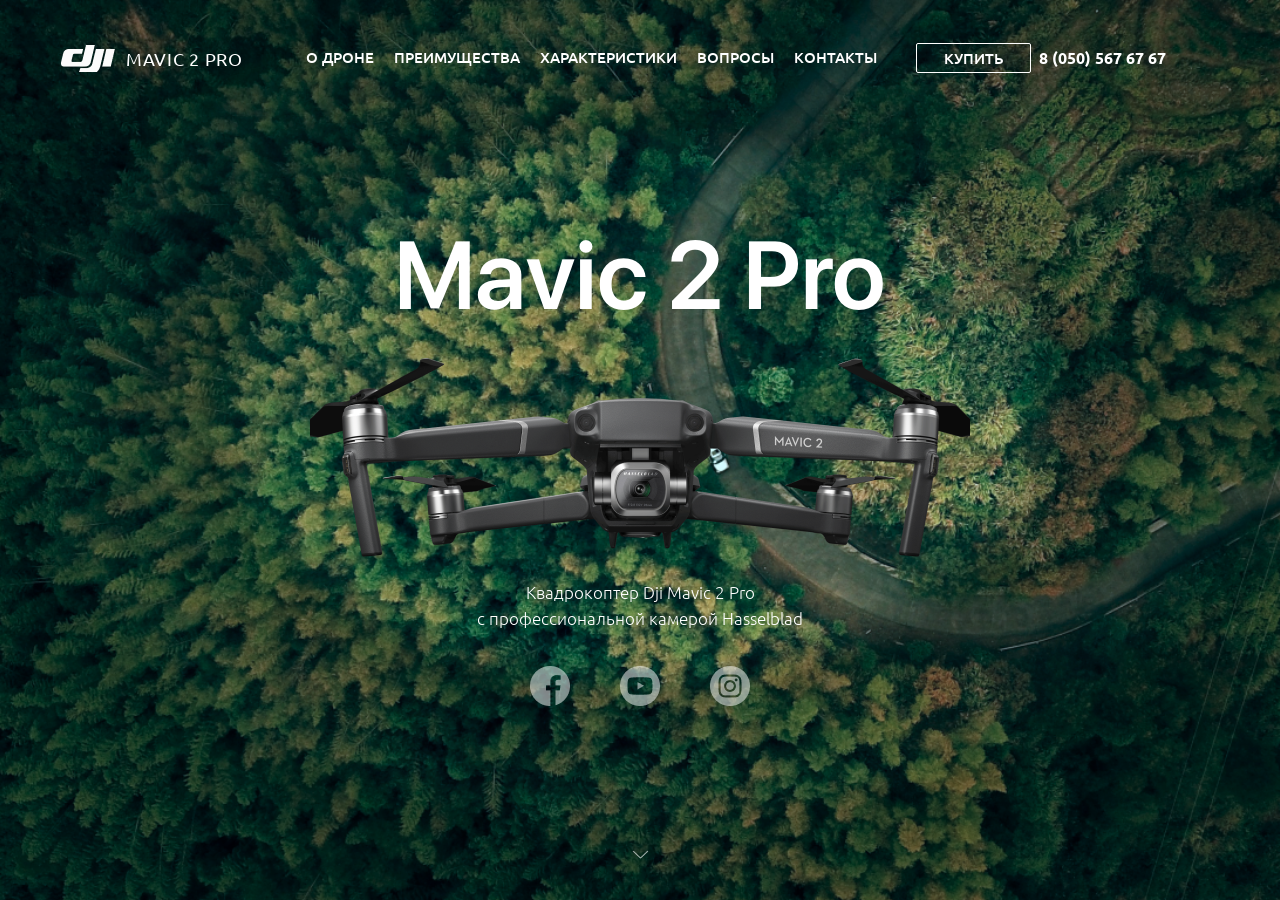
<file: Mavic 2 Pro/index.html>
<!DOCTYPE html>
<html lang="ru">
<head>
  <meta charset="UTF-8">
  <meta http-equiv="X-UA-Compatible" content="IE=edge">
  <meta name="viewport" content="width=device-width, initial-scale=1.0, maximum-scale=1.0, user-scalable=0">
  <link rel="stylesheet" href="css/styleZeroing.css">
  <link rel="stylesheet" href="css/style.css">
  <link rel="stylesheet" href="css/adaptive.css">
  <title>Mavic 2 Pro</title>
</head>
<body>
  <div class="wrap">
    <div class="wrap-nav">
      <nav class="nav">
        <div class="nav__box-logo nav__box--flex">
          <a href="#" class="nav__link-logo"><img class="nav__logo" src="images/logo.png" alt="logo"></a>
          <a href="#" class="nav__link-title nav__link"><h4 class="nav__title">MAVIC 2 PRO</h4></a>
        </div>
        <div class="nav__box-links nav__box--flex">
          <a href="#" class="nav__link-style nav__link">О ДРОНЕ</a>
          <a href="#" class="nav__link-style nav__link">ПРЕИМУЩЕСТВА</a>
          <a href="#" class="nav__link-style nav__link">ХАРАКТЕРИСТИКИ</a>
          <a href="#" class="nav__link-style nav__link">ВОПРОСЫ</a>
          <a href="#" class="nav__link-style nav__link">КОНТАКТЫ</a>
        </div>
        <div class="nav__box-buy nav__box--flex">
          <button class="nav__btn-buy">КУПИТЬ</button>
          <a href="#" class="nav__link-tel">
            8 (050) 567 67 67
          </a>
        </div>
        <div class="nav__block"></div>
        <div class="burger nav__burger">
          <div class="burger__inner">
            <div class="burger__btn">
              <div class="burger__btn-line-1"></div>
              <div class="burger__btn-line-2"></div>
              <div class="burger__btn-line-3"></div>
            </div>
            <div class="burger__box">
              <div class="burger__box-links">
                <a href="#" class="burger__link">ГЛАВНАЯ</a>
                <a href="#" class="burger__link">О ДРОНЕ</a>
                <a href="#" class="burger__link">ПРЕИМУЩЕСТВА</a>
                <a href="#" class="burger__link">ХАРАКТЕРИСТИКИ</a>
                <a href="#" class="burger__link">ВОПРОСЫ</a>
                <a href="#" class="burger__link">КОНТАКТЫ</a>
              </div>
              <a href="#" class="burger__tel">8 (050) 567 67 67</a>
            </div>
          </div>
        </div>
      </nav>
    </div>
    <div class="slider-main">
      <div class="slider-main__wrapper">
        <div class="slider-main__slide">
          <header class="header">
            <div class="header__container">
              <h1 class="header__title">Mavic 2 Pro</h1>
              <img class="header__img-dron" src="images/headerImgDron.png" alt="Dron">
              <p class="header__text">
                Квадрокоптер Dji Mavic 2 Pro <br>
                с профессиональной камерой Hasselblad
              </p>
              <div class="header__box-connection">
                <div class="facebook header__connection">
                  <img src="images/facebook2.png" alt="facebook logo">
                </div>
                <div class="youtube header__connection">
                  <img src="images/youtube.png" alt="youtube logo">
                </div>
                <div class="instagram header__connection">
                  <img src="images/instagram.png" alt="instagram logo">
                </div>
              </div>
              <div class="slider-main-next-btn slider-main-next-btn--position--absolute header__slider-main-next-btn">
                <img src="images/slider-main__next-btn.png" alt="Button next" class="slider-main-next-btn__img">
              </div>
            </div>
          </header>
        </div>
        <div class="slider-main__slide">
          <section class="container">
            <div class="container__container">
              <h2 class="container-title">
                Что такое Mavic 2 Pro?
              </h2>
              <p class="container__text-about-drone">
                Дрон Mavic 2 Pro - это инженерное чудо, идеальное для аэросъемки. Дрон обладает всеми лучшими технологиями DJI, он преобразит мир аэросъемки.
              </p>
              <p class="container__text-about-drone">
                Mavic 2 Pro оснащен совершенно новой камерой Hasselblad L1D-20c. Камера L1D-20c работает по уникальной технологии Hasselblad Natural Colour Solution (HNCS)5, позволяющей пользователям делать великолепные снимки с воздуха с разрешением в 20 мегапикселей и потрясающими цветами.
              </p>
              <div class="container__slider">
                <div class="container__slider-wrapper">
                  <div class="container__slider-slide">
                    <p class="container__slider-text">
                      Лучшая беспилотная
                      технология аэросъемки
                    </p>
                    <img class="container__slider-img" src="images/containe__slide__img1.png" alt="dron">
                  </div>
                  <div class="container__slider-slide">
                    <p class="container__slider-text">
                      Лучшая беспилотная
                      технология аэросъемки
                    </p>
                    <img class="container__slider-img" src="images/containe__slide__img1.png" alt="dron">
                  </div>
                </div>
                <div class="container__box-slider-btn">
                  <div class="container__slider-btn-next">
                    <img class="container__slider-btn-next-img" src="images/container__slider-btn-next.png" alt="img next">
                  </div>
                  <div class="container__slider-btn-prev">
                    <img class="container__slider-btn-prev-img" src="images/container__slider-btn-prev.png" alt="img prev">
                  </div>
                </div>
              </div>
              <div class="slider-main-next-btn slider-main-next-btn--position--absolute">
                <img src="images/slider-main__next-btn.png" alt="Button next" class="slider-main-next-btn__img">
              </div>
            </div>
            
          </section>
        </div>
        <div class="slider-main__slide">
          <section class="container">
            <div class="container__container">
              <h2 class="container-title">
                Преимущества
              </h2>
              <div class="container__box-advantages">
                <div class="box-advantage container__box-advantage-1">
                  <div class="box-advantage__number container__box-advantage-1-namber">
                    1
                  </div>
                  <img src="images/box-advantage__box-advantage-img1.png" alt="drone detail" class="box-advantage__img">
                  <div class="box-advantage__box-text">
                    <h3 class="box-advantage__title">Интеллектуальные режимы</h3>
                    <p class="box-advantage__text">
                      Mavic 2 унаследовал 6 стандартных режимов интеллектуальной съемки QuickShot:Roket<wbr>/Dronie<wbr>/Circle<wbr>/Helix<wbr>/Boome<wbr>rang/Asteroid.
                    </p>
                  </div>
                </div>
                <div class="box-advantage container__box-advantage-2">
                  <div class="box-advantage__number container__box-advantage-2-namber">
                    2
                  </div>
                  <img src="images/box-advantage__box-advantage-img2.png" alt="drone detail" class="box-advantage__img">
                  <div class="box-advantage__box-text">
                    <h3 class="box-advantage__title">Active Track 2.0</h3>
                    <p class="box-advantage__text">
                      Усовершенствованный режим второго поколения распознаёт и отслеживает объекты ещё точнее, быстрее и умнее.
                    </p>
                  </div>
                </div>
                <div class="box-advantage container__box-advantage-3">
                  <div class="box-advantage__number container__box-advantage-3-namber">
                    3
                  </div>
                  <img src="images/box-advantage__box-advantage-img3.png" alt="drone detail" class="box-advantage__img">
                  <div class="box-advantage__box-text">
                    <h3 class="box-advantage__title">Панорамная съемка</h3>
                    <p class="box-advantage__text box-advantage__text--width--245px">
                      Mavic 2 поддерживает 4 режима 
                      панорамной съёмки: сферическая,
                      180 градусов,<br>
                      горизонтальная, вертикальная.
                    </p>
                  </div>
                </div>
                <div class="box-advantage container__box-advantage-4">
                  <div class="box-advantage__number container__box-advantage-4-namber">
                    4
                  </div>
                  <img src="images/box-advantage__box-advantage-img4.png" alt="drone detail" class="box-advantage__img">
                  <div class="box-advantage__box-text">
                    <h3 class="box-advantage__title">Крутая камера!</h3>
                    <p class="box-advantage__text">
                      Технология Hyperlapse в четырёх режимах исполнения.
                      <span class="container__box-advantage-4-text-span">
                        Улучшенный фото режим HDR
                        Функция HyperLight для съёмки в условиях слабого освещения
                        4К съёмка.
                      </span>
                    </p>
                  </div>
                </div>
                <img src="images/line1.png" alt="line" class="container__img-line1">
                <img src="images/line2.png" alt="line" class="container__img-line2">
                <img src="images/line3.png" alt="line" class="container__img-line3">
              </div>
              <div class="slider-main-next-btn slider-main-next-btn--position--absolute">
                <img src="images/slider-main__next-btn.png" alt="Button next" class="slider-main-next-btn__img">
              </div>
            </div>
          </section>
        </div>
        <div class="slider-main__slide">
          <section class="container">
            <div class="container__container">
              <h2 class="container-title">
                Характеристики
              </h2>
              <div class="container__box-characteristics">
                <img src="images/container__box-characteristics-img-dron.png" alt="" class="container__box-characteristics-img-dron">
                <div class="box-characteristic-text box-characteristic-text--position--absolute container__box-characteristic-text-1">
                  <h3 class="box-characteristic-text__title">Dlog-M 10 бит</h3>
                  <p class="box-characteristic-text__text">
                    Mavic 2 Pro поддерживает цветовой профиль Dlog-M 10 бит с более широким динамическим диапазоном, дающим больше возможностей для цветокоррекции.
                  </p>
                </div>
                <div class="box-characteristic-text box-characteristic-text--position--absolute container__box-characteristic-text-2">
                  <h3 class="box-characteristic-text__title">Матрица CMOS 1</h3>
                  <p class="box-characteristic-text__text">
                    Зона активной работы новой 1-дюймовой матрицы CMOS в четыре раза превышает показатели Mavic Pro
                  </p>
                </div>
                <div class="box-characteristic-text box-characteristic-text--position--absolute container__box-characteristic-text-3">
                  <h3 class="box-characteristic-text__title">Камера Hasselblad</h3>
                  <p class="box-characteristic-text__text">
                    Камера Hasselblad L1D-20С 
                    известны эргономичным дизайном 
                    и превосходным качеством изображений. 
                  </p>
                </div>
                <div class="box-characteristic-text box-characteristic-text--position--absolute container__box-characteristic-text-4">
                  <h3 class="box-characteristic-text__title">Видео HDR</h3>
                  <p class="box-characteristic-text__text">
                    Благодаря поддержке видео 4K HDR 10 бит, Mavic 2 Pro можно подсоединить к совместимому с HLG 4K ТВ и просматривать запись в полном цветовом спектре
                  </p>
                </div>
                <img class="container__box-characteristics-line-1" src="images/container__box-characteristics-line-1.png" alt="">
                <img class="container__box-characteristics-line-2" src="images/container__box-characteristics-line-2.png" alt="">
                <img class="container__box-characteristics-line-3" src="images/container__box-characteristics-line-3.png" alt="">
                <img class="container__box-characteristics-line-4" src="images/container__box-characteristics-line-4.png" alt="">
              </div>
              <div class="slider-main-next-btn slider-main-next-btn--position--absolute">
                <img src="images/slider-main__next-btn.png" alt="Button next" class="slider-main-next-btn__img">
              </div>
            </div>
          </section>
        </div>
        <div class="slider-main__slide">
          <section class="container">
            <div class="container__container">
              <h2 class="container-title">
                Остались вопросы?
              </h2>
              <div class="container__container-questions">
                <div class="container__box-questions">
                  <div class="container__box-question">
                    <div class="container__box-question-text">
                      <h3 class="container__questin-text">
                        Какие отличия между Mavic 2 Pro и Mavic 2 Zoom?
                      </h3>
                      <p class="container__answer-text">
                        Несмотря на то, что обе версии способны снимать улучшенные фотографии HDR, их экспозиция по-прежнему сильно отличается. По сравнению с Mavic 2 Zoom с 13 остановками EV, Mavic 2 Pro с камерой Hasselblad развивает до 14 остановок EV, предлагая еще больший динамический диапазон и большую четкость изображения.
                      </p>
                    </div>
                    <button class="container__questin-btn">
                      <img class="container__questin-btn-img" src="images/container__questin-btn-img.png" alt="img-button">
                    </button>
                  </div>
                  <div class="container__box-question">
                    <div class="container__box-question-text">
                      <h3 class="container__questin-text">
                        Чем Mavic 2 лучше Mavic Pro?  
                      </h3>
                      <p class="container__answer-text">
                        В Mavic 2 улучшены практически все аспекты: камера, передача видеосигнала, полётное время, скорость, уровень шума, обнаружение препятствий в нескольких направлениях, интеллектуальные функции и уникальная функция Hyperlapse (гиперлапс).
                      </p>
                    </div>
                    <button class="container__questin-btn">
                      <img class="container__questin-btn-img" src="images/container__questin-btn-img.png" alt="img-button">
                    </button>
                  </div>
                  <div class="container__box-question">
                    <div class="container__box-question-text">
                      <h3 class="container__questin-text">
                        Можно ли подключить Mavic 2 к очкам DJI Goggles?
                      </h3>
                      <p class="container__answer-text">
                        Очки DJI Goggles. Квадрокоптер Mavic 2 Pro полностью совместим с очками DJI Goggles, их крайне просто подключить к девайсу при помощи беспроводной технологии OcuSync 2.0.
                      </p>
                    </div>
                    <button class="container__questin-btn">
                      <img class="container__questin-btn-img" src="images/container__questin-btn-img.png" alt="img-button">
                    </button>
                  </div>
                  <div class="container__box-question">
                    <div class="container__box-question-text">
                      <h3 class="container__questin-text">
                        Является ли Mavic 2 водонепроницаемым？
                      </h3>
                      <p class="container__answer-text">
                        Нет.
                      </p>
                    </div>
                    <button class="container__questin-btn">
                      <img class="container__questin-btn-img" src="images/container__questin-btn-img.png" alt="img-button">
                    </button>
                  </div>
                </div>
                <img class="container__container-questions-img-dron" src="images/container__container-questions-img-dron.png" alt="dron">
              </div>
              <div class="slider-main-next-btn slider-main-next-btn--position--absolute">
                <img src="images/slider-main__next-btn.png" alt="Button next" class="slider-main-next-btn__img">
              </div>
            </div>
          </section>
        </div>
        <div class="slider-main__slide">
          <footer class="container">
            <div class="container__container">
              <h2 class="container-title">
                Контакты
              </h2>
              <div class="container__container-connection">
                <div class="box-connection container__box-connection">
                  <div class="connection container__connection">
                    <h3 class="connection__title">Киев</h3>
                    <a href="#" class="connection__phone footer-text">+8 (050) 567– 67 – 67</a>
                    <a href="#" class="connection__email footer-text">dgi.mavic2pro.kiev@mail.ru</a>
                  </div>
                  <div class="connection container__connection">
                    <h3 class="connection__title">Москва</h3>
                    <a href="#" class="connection__phone footer-text">+7 (499) 567– 67 – 67</a>
                    <a href="#" class="connection__email footer-text">dgi.mavic2pro.moscow@mail.ru</a>
                  </div>
                  <div class="connection container__connection">
                    <h3 class="connection__title">Минск</h3>
                    <a href="#" class="connection__phone footer-text">+3 (7517) 567– 67 – 67</a>
                    <a href="#" class="connection__email footer-text">dgi.mavic2pro.minsk@mail.ru</a>
                  </div>
                </div>
                <div class="box-questin-form box-questin-form--add-margin">
                  <h3 class="box-questin-form__title">Остались вопросы?</h3>
                  <p class="box-questin-form__text footer-text">
                    Мы обязательно свяжемся с вами в течение двух рабочих дней
                  </p>
                  <form class="footer-form" action="#" name="footerForm">
                    <div class="footer-form__container">
                      <div class="footer-form__box--flex">
                        <input class="footer-form__input-text" type="text" placeholder="Ваше имя" name="name">
                        <input class="footer-form__input-text" type="email" placeholder="Ваше e-mail" name="email">
                      </div>
                      <textarea class="footer-form__textarea" id="#" cols="30" rows="10" placeholder="Что вас интересует?" name="textarea"></textarea>
                      <p class="footer-form__help">Для отправки формы нужно заполнить все поля.</p>
                      <input class="footer-form__submit" type="submit" value="ОТПРАВИТЬ" name="submit">
                    </div>
                  </form>
                </div>
                <div class="social-media container__social-media">
                  <a href="#"><img class="social-media__facebook-img" src="images/facebook2.png" alt="facebook-img" ></a>
                  <a href="#"><img class="social-media__youtube-img" src="images/youtube.png" alt="youtube-img" ></a>
                  <a href="#"><img class="social-media__instagram-img" src="images/instagram.png" alt="instagram-img" ></a>
                </div>
              </div>
              <p class="copyright--position--absolute">© DJI, 2020</p>
            </div>
          </footer>
        </div>
      </div>
    </div>
  </div>

  <script src="https://cdn.jsdelivr.net/npm/swiper@8/swiper-bundle.min.js"></script>
  <script src="js/script.js"></script>
</body>
</html>
</file>
<file: Mavic 2 Pro/css/styleZeroing.css>
* {
  padding: 0;
  margin: 0;
  border: 0;
}

*, :after, :before {
  box-sizing: border-box;
}

:active, :focus {
  outline: none;
}

a:active, a:focus {
  outline: none;
}

aside, footer, header, nav {
  display: block;
}

body, html {
  height: 100%;
  width: 100%;
  font-size: 100%;
  line-height: 1;
  font-size: 14px;
  -ms-text-size-adjust: 100%;
  -moz-text-size-adjust: 100%;
  -webkit-text-size-adjust: 100%;
}

button, input, textarea {
  font-family: inherit;
}

input::-ms-clear {
  display: none;
}

button {
  cursor: pointer;
}

button::-moz-focus-inner {
  padding: 0;
  border: 0;
}

a, a:visited {
  text-decoration: none;
}

a:hover {
  text-decoration: none;
}

ul li {
  list-style: none;
}

img {
  vertical-align: top;
}

h1, h2, h3, h4, h5, h6 {
  font-size: inherit;
  font-weight: 400;
}

/*---------------------*/
</file>
<file: Mavic 2 Pro/css/style.css>
@charset "UTF-8";
@import url(https://fonts.googleapis.com/css?family=Ubuntu:300,400,500,700,&display=swap&subset=cyrillic-ext);
@font-face {
  font-family: "SFProDisplay-Regular";
  src: url("../fonts/FontsFree-Net-SFProDisplay-Regular.eot");
  src: local("☺"), url("../fonts/FontsFree-Net-SFProDisplay-Regular.woff") format("woff"), url("../fonts/FontsFree-Net-SFProDisplay-Regular.ttf") format("truetype"), url("../fonts/FontsFree-Net-SFProDisplay-Regular.svg") format("svg");
  font-weight: 400;
  font-style: normal;
}
@font-face {
  font-family: "SFProDisplay-Semibold";
  src: url("../fonts/FontsFree-Net-SFProDisplay-Semibold.eot");
  src: local("☺"), url("../fonts/FontsFree-Net-SFProDisplay-Semibold.woff") format("woff"), url("../fonts/FontsFree-Net-SFProDisplay-Semibold.ttf") format("truetype"), url("../fonts/FontsFree-Net-SFProDisplay-Semibold.svg") format("svg");
  font-weight: 600;
  font-style: normal;
}
.wrap {
  color: #fff;
  height: 100vh;
  width: 100vw;
  overflow: hidden;
}

.wrap-nav {
  width: 90.5%;
  height: 31px;
  position: fixed;
  top: 43px;
  left: 0px;
  right: 0px;
  margin: auto;
  z-index: 10;
}

.main-container {
  margin: 0 64px;
}

.nav {
  display: flex;
  align-items: center;
}
.nav__box--flex {
  display: flex;
  align-items: center;
}
.nav__box-logo {
  margin-right: 142px;
}
.nav__logo {
  width: 54px;
  height: 27px;
}
.nav__link-title {
  font-family: Ubuntu;
  font-weight: 500;
  margin-left: 11px;
  font-size: 18px;
  line-height: 21px;
  letter-spacing: 0.04em;
  color: #fff;
}
.nav__box-links {
  margin-right: 74px;
}
.nav__link-style {
  color: #fff;
  margin: 0 10px 0 10px;
  font-family: Ubuntu;
  font-weight: 500;
  font-size: 15px;
  line-height: 17.24px;
}
.nav__link:hover {
  border-bottom: 2px solid #fff;
}
.nav__btn-buy {
  margin-right: 8px;
  width: 115px;
  height: 30px;
  border: 1px solid #fff;
  border-radius: 2px;
  background-color: transparent;
  font-family: Ubuntu;
  font-weight: 500;
  font-size: 15px;
  line-height: 17px;
  color: #fff;
}
.nav__btn-buy:hover {
  background-color: #fff;
  color: black;
}
.nav__link-tel {
  color: #fff;
  font-family: Ubuntu;
  font-weight: 700;
  font-size: 16px;
  line-height: 18.38px;
}
.nav__block {
  display: none;
}
.nav__burger._active {
  background-color: rgba(28, 28, 28, 0.9294117647);
  position: fixed;
  top: 0;
  left: 0;
  right: 0;
  bottom: 0;
}
.nav__burger._active .burger__inner {
  position: relative;
  width: 100%;
  height: 100%;
}
.nav__burger._active .burger__btn {
  position: absolute;
  top: 51px;
  right: 4.82%;
}
.nav__burger._active .burger__btn-line-1 {
  transition: 200ms;
  rotate: 45deg;
  top: 6px;
}
.nav__burger._active .burger__btn-line-2 {
  display: none;
}
.nav__burger._active .burger__btn-line-3 {
  width: 100%;
  transition: 200ms;
  rotate: -45deg;
  bottom: 6px;
}
.nav__burger._active .burger__box {
  display: block;
}

.burger {
  font-family: "Ubuntu";
  font-style: normal;
  display: none;
}
.burger__btn {
  width: 24px;
  height: 14px;
  display: flex;
  flex-direction: column;
  justify-content: space-between;
}
.burger__btn-line-1 {
  position: relative;
  background-color: #E0E0E0;
  width: 100%;
  height: 2px;
  transition: 200ms;
}
.burger__btn-line-2 {
  position: relative;
  background-color: #E0E0E0;
  width: 100%;
  height: 2px;
}
.burger__btn-line-3 {
  position: relative;
  background-color: #E0E0E0;
  width: 66.6%;
  height: 2px;
  align-self: flex-end;
  transition: 200ms;
}
.burger__box {
  display: none;
  position: absolute;
  top: 130px;
  left: 0;
  width: 100%;
}
.burger__box-links {
  display: flex;
  flex-direction: column;
  border-bottom: 1px solid #fff;
  padding: 0 60px 33px 60px;
  margin-bottom: 33px;
}
.burger__link {
  color: #fff;
  font-weight: 500;
  font-size: 15px;
  line-height: 17px;
  padding: 17px 0 17px 5px;
}
.burger__link:hover {
  background-color: rgba(108, 108, 108, 0.1960784314);
}
.burger__tel {
  color: #fff;
  font-weight: 700;
  font-size: 16px;
  line-height: 18px;
  padding-left: 60px;
}
.burger__tel:hover {
  -webkit-text-decoration: 1.5px solid #fff underline;
          text-decoration: 1.5px solid #fff underline;
}

.slider-main__wrapper {
  display: flex;
  flex-direction: column;
  width: 100vw;
  height: 100vh;
}

.slider-main-next-btn {
  width: 27px;
  height: 19px;
}
.slider-main-next-btn__img {
  position: relative;
  width: 17px;
  height: 9px;
  top: 4px;
  left: 5px;
  transition-duration: 200ms;
}

.slider-main-next-btn:hover .slider-main-next-btn__img {
  top: 6px;
}

.slider-main-next-btn--position--absolute {
  position: absolute;
  left: 0px;
  right: 0px;
  bottom: 25px;
  margin: auto;
}

.header {
  background-image: url(../images/shadow-header.png), url(../images/header.png);
  background-size: cover;
  background-position: center;
  width: 100vw;
  height: 100vh;
}
.header__container {
  position: relative;
  margin: auto;
  width: 100%;
  height: 100%;
  text-align: center;
  padding: 218px 0 40px 0;
}
.header__title {
  font-family: "SFProDisplay-Semibold";
  font-style: normal;
  font-weight: 600;
  font-size: 96px;
  line-height: 115px;
  margin-bottom: 25px;
}
.header__img-dron {
  width: 660px;
  margin-bottom: 23px;
}
.header__text {
  font-family: "Ubuntu";
  font-style: normal;
  font-weight: 300;
  font-size: 17px;
  line-height: 150%;
  margin-bottom: 35px;
}
.header__box-connection {
  display: flex;
  justify-content: space-between;
  margin: auto;
  width: 220px;
}
.header__connection {
  width: 40px;
  height: 40px;
  opacity: 0.5;
}
.header__connection:hover {
  opacity: 1;
}
.header__slider-main-next-btn {
  text-align: start;
  bottom: 35px;
}

.container {
  background: url(../images/shadow-container.png), url(../images/container.png);
  background-size: cover;
  background-position: center;
  height: 100vh;
  width: 100vw;
  position: relative;
}
.container__container {
  position: relative;
  padding-top: 150px;
  height: 100%;
  width: 88.6%;
  margin: 0 63px 0 90px;
}
.container__container .container-title {
  font-family: "SFProDisplay-Regular";
  font-style: normal;
  font-weight: 400;
  font-size: 44px;
  line-height: 53px;
}
.container__text-about-drone {
  font-family: "Ubuntu";
  font-style: normal;
  font-weight: 300;
  font-size: 17px;
  line-height: 150%;
  width: 448px;
  margin: 26px 0 0 30px;
  position: relative;
  top: 26px;
  z-index: 3;
}
.container__slider {
  position: absolute;
  width: 826px;
  right: 30px;
  bottom: 50px;
  overflow: hidden;
}
.container__slider-wrapper {
  min-width: 2000px;
  display: flex;
  height: 315px;
}
.container__slider-slide {
  position: relative;
}
.container__slider-text {
  z-index: 2;
  position: absolute;
  bottom: 32px;
  width: 281px;
  font-family: "Ubuntu";
  font-style: normal;
  font-weight: 500;
  font-size: 24px;
  line-height: 28px;
  text-align: right;
}
.container__slider-img {
  position: absolute;
  right: 0px;
}
.container__box-slider-btn {
  display: flex;
  flex-direction: row-reverse;
}
.container__slider-btn-next {
  position: relative;
  width: 60px;
  height: 48px;
  background-color: #fff;
  margin-right: 15px;
}
.container__slider-btn-next:hover {
  background-color: #b4b4b4;
}
@keyframes right-left-3px {
  0% {
    right: 26px;
  }
  50% {
    right: 23px;
  }
  100% {
    right: 26px;
  }
}
.container__slider-btn-next-img {
  width: 8.22px;
  height: 16px;
  position: absolute;
  top: 16px;
  right: 26px;
  transition: 200ms;
}
.container__slider-btn-next:focus .container__slider-btn-next-img {
  animation: right-left-3px 200ms;
}
.container__slider-btn-prev {
  position: relative;
  width: 60px;
  height: 48px;
  background-color: #1c1c1c;
}
.container__slider-btn-prev:hover {
  background-color: rgb(46, 46, 46);
}
@keyframes left-right-3px {
  0% {
    left: 26px;
  }
  50% {
    left: 23px;
  }
  100% {
    left: 26px;
  }
}
.container__slider-btn-prev-img {
  width: 8.22px;
  height: 16px;
  position: absolute;
  top: 16px;
  left: 26px;
}
.container__slider-btn-prev:focus .container__slider-btn-prev-img {
  animation: left-right-3px 200ms;
}
.container__box-advantages {
  position: relative;
  display: grid;
  grid-template-columns: 550px 608px;
  grid-template-rows: auto auto;
  justify-content: space-between;
  align-content: space-between;
  margin-top: 52px;
  padding: 0 13px 0 6px;
  width: 100%;
  height: 58.2%;
}
.container__box-advantage-1-namber {
  padding-right: 4px;
}
.container__box-advantage-2 {
  margin-top: 17px;
}
.container__box-advantage-2-namber {
  padding-left: 4px;
  padding-right: 9px;
}
.container__box-advantage-3 {
  margin: 78px 0 0 28px;
}
.container__box-advantage-3-namber {
  padding-right: 6.2px;
}
.container__box-advantage-4 {
  margin: 97px 0 0 53px;
}
.container__box-advantage-4 .container__box-advantage-4-text-span {
  display: block;
  width: 250px;
}
.container__box-advantage-4-namber {
  padding-right: 10px;
}
.container__img-line1 {
  position: absolute;
  top: 42px;
  left: 365px;
  width: 245px;
  height: 45.5px;
}
.container__img-line2 {
  position: absolute;
  top: 175px;
  left: 146.5px;
  width: 463px;
  height: 62.5px;
}
.container__img-line3 {
  position: absolute;
  top: 275px;
  left: 406px;
  width: 254px;
  height: 39px;
}
.container__box-characteristics {
  position: relative;
  width: 100%;
  height: 395px;
  margin-top: 77px;
}
.container__box-characteristics-img-dron {
  position: absolute;
  height: 198px;
  left: 0;
  right: 0;
  margin: 84px auto;
}
.container__box-characteristic-text-1 {
  top: 0;
  left: 30px;
}
.container__box-characteristic-text-1 .box-characteristic-text__text {
  width: 280px;
}
.container__box-characteristic-text-2 {
  top: 0;
  right: 0;
}
.container__box-characteristic-text-2 .box-characteristic-text__text {
  width: 280px;
}
.container__box-characteristic-text-3 {
  top: 274px;
  left: 30px;
}
.container__box-characteristic-text-3 .box-characteristic-text__text {
  width: 253px;
}
.container__box-characteristic-text-4 {
  top: 260px;
  right: 0;
}
.container__box-characteristic-text-4 .box-characteristic-text__text {
  width: 280px;
}
.container__box-characteristics-line-1 {
  position: absolute;
  top: 13px;
  left: 211px;
  width: 229px;
  height: 114px;
}
.container__box-characteristics-line-2 {
  position: absolute;
  top: 13px;
  right: 302px;
  width: 258px;
  height: 103px;
}
.container__box-characteristics-line-3 {
  position: absolute;
  bottom: 105px;
  left: 234px;
  width: 346px;
  height: 81px;
}
.container__box-characteristics-line-4 {
  position: absolute;
  bottom: 119px;
  right: 291px;
  width: 123px;
  height: 89px;
}
.container__container-questions {
  display: flex;
  margin-top: 36px;
  max-height: 442px;
}
.container__box-questions {
  flex-grow: 1;
  display: flex;
  flex-direction: column;
}
.container__box-question {
  display: flex;
  margin-bottom: 5px;
}
.container__box-question-text {
  font-family: "Ubuntu";
  font-style: normal;
  background-color: rgba(0, 0, 0, 0.3);
  width: 100%;
}
.container__box-question-text .container__questin-text {
  font-weight: 500;
  font-size: 21px;
  line-height: 28px;
  padding: 20px 0 19px 39px;
}
.container__box-question-text .container__answer-text {
  font-weight: 300;
  font-size: 15px;
  line-height: 150%;
  padding-left: 50px;
  padding-bottom: 10px;
  height: 144px;
  display: none;
}
.container__questin-btn {
  position: relative;
  align-self: flex-start;
  width: 67px;
  height: 72px;
  background-color: #fff;
}
.container__questin-btn .container__questin-btn-img {
  position: absolute;
  top: 29px;
  left: 21px;
  width: 20px;
}
.container__questin-btn:hover {
  border: 1px solid #1C1C1C;
}
.container .container__box-question._active .container__answer-text {
  display: block;
}
.container .container__box-question._active .container__questin-btn-img {
  rotate: 180deg;
}
.container__container-questions-img-dron {
  height: 125px;
  align-self: flex-end;
  margin-right: 137px;
  margin-bottom: 29px;
}
.container__container-connection {
  display: flex;
  justify-content: space-between;
  margin-top: 56px;
  width: 86.3%;
}
.container__box-connection {
  margin-left: 30px;
}
.container__connection {
  margin-bottom: 32px;
}
.container__social-media {
  height: 172px;
  align-self: center;
  margin-left: 22px;
}

.box-advantage {
  font-family: "Ubuntu";
  font-style: normal;
  display: flex;
}
.box-advantage__number {
  font-weight: 700;
  font-size: 36px;
  line-height: 41px;
  margin-top: 108px;
  position: relative;
}
.box-advantage__img {
  width: 207px;
  height: 142px;
  margin-right: 19px;
  z-index: 2;
}
.box-advantage__box-text {
  position: relative;
  top: 11px;
}
.box-advantage__title {
  font-weight: 700;
  font-size: 21px;
  line-height: 24px;
  width: 121px;
}
.box-advantage__text {
  font-weight: 300;
  font-size: 15px;
  line-height: 130%;
  width: 300px;
  margin-top: 10px;
}
.box-advantage__text--width--245px {
  width: 245px;
}

.box-characteristic-text {
  font-family: "Ubuntu";
  font-style: normal;
}
.box-characteristic-text__title {
  font-weight: 700;
  font-size: 21px;
  line-height: 28px;
}
.box-characteristic-text__text {
  margin-top: 10px;
  font-weight: 300;
  font-size: 15px;
  line-height: 130%;
}

.box-characteristic-text--position--absolute {
  position: absolute;
}

.footer-text {
  font-family: "Ubuntu";
  font-style: normal;
  font-weight: 300;
  font-size: 15px;
  line-height: 130%;
  color: #fff;
}

.connection {
  display: flex;
  flex-direction: column;
}
.connection__title {
  font-family: "Ubuntu";
  font-style: normal;
  font-weight: 700;
  font-size: 21px;
  line-height: 24px;
  margin-bottom: 13px;
}
.connection__phone {
  margin-bottom: 5px;
}
.connection__phone:hover {
  text-decoration: underline;
}
.connection__email:hover {
  text-decoration: underline;
}

.box-questin-form__title {
  font-family: "Ubuntu";
  font-style: normal;
  font-weight: 700;
  font-size: 21px;
  line-height: 24px;
  margin-bottom: 13px;
}
.box-questin-form__text {
  margin-bottom: 12px;
}

.footer-form__container {
  width: 570px;
  display: flex;
  flex-direction: column;
}
.footer-form__box--flex {
  display: flex;
  justify-content: space-between;
  margin-bottom: 10px;
}
.footer-form__input-text {
  background-color: rgba(0, 0, 0, 0.5019607843);
  padding: 15px 0px 14px 15px;
  width: 280px;
  border-radius: 1px;
  caret-color: #fff;
  color: #fff;
}
.footer-form__input-text::-moz-placeholder {
  font-family: "Ubuntu";
  font-style: normal;
  font-weight: 400;
  font-size: 13px;
  line-height: 130%;
}
.footer-form__input-text::placeholder {
  font-family: "Ubuntu";
  font-style: normal;
  font-weight: 400;
  font-size: 13px;
  line-height: 130%;
}
.footer-form__textarea {
  background-color: rgba(0, 0, 0, 0.5019607843);
  padding: 15px 0 0 15px;
  border-radius: 1px;
  resize: none;
  height: 144px;
  caret-color: #fff;
  color: #fff;
}
.footer-form__textarea::-moz-placeholder {
  font-family: "Ubuntu";
  font-style: normal;
  font-weight: 400;
  font-size: 13px;
  line-height: 130%;
}
.footer-form__textarea::placeholder {
  font-family: "Ubuntu";
  font-style: normal;
  font-weight: 400;
  font-size: 13px;
  line-height: 130%;
}
.footer-form__submit {
  background-color: transparent;
  border: 1px solid #fff;
  border-radius: 2px;
  color: #fff;
  padding: 8px 15px 8px 15px;
  margin-top: 22px;
  display: inline;
  align-self: flex-start;
  font-family: "Ubuntu";
  font-style: normal;
  font-weight: 700;
  font-size: 14px;
  line-height: 16px;
  letter-spacing: 0.03em;
}
.footer-form__help {
  color: red;
  display: none;
}
.footer-form__submit:hover {
  background-color: #fff;
  color: #000;
}

.social-media {
  display: flex;
  flex-direction: column;
  justify-content: space-between;
}
.social-media__facebook-img {
  width: 40px;
  height: 40px;
}
.social-media__youtube-img {
  width: 40px;
  height: 40px;
}
.social-media__instagram-img {
  width: 40px;
  height: 40px;
}

.copyright--position--absolute {
  position: absolute;
  right: 0px;
  bottom: 32px;
  font-family: "Ubuntu";
  font-style: normal;
  font-weight: 300;
  font-size: 13px;
  line-height: 130%;
}
</file>
<file: Mavic 2 Pro/css/adaptive.css>
@media (min-width: 1400px) {
  .container__img-line1 {
    display: none;
  }
  .container__img-line2 {
    display: none;
  }
  .container__img-line3 {
    display: none;
  }
  .container__box-characteristics-line-1 {
    display: none;
  }
  .container__box-characteristics-line-2 {
    display: none;
  }
  .container__box-characteristics-line-3 {
    display: none;
  }
  .container__box-characteristics-line-4 {
    display: none;
  }
}
@media (max-width: 1365px) {
  .nav__box-logo {
    margin-right: 53px;
  }
  .nav__box-links {
    margin-right: 29px;
  }
}
@media (max-width: 1220px) {
  .nav {
    justify-content: space-between;
  }
  .nav__box-logo {
    margin: 0;
  }
  .nav__box-links {
    display: none;
  }
  .nav__btn-buy {
    width: 108px;
    right: 34px;
  }
  .nav__btn-buy {
    margin-right: 100px;
  }
  .nav__link-tel {
    display: none;
  }
  .burger {
    display: block;
  }
  .container__container {
    margin: 0;
  }
}
@media (max-width: 815px) {
  .nav__link-title {
    display: none;
  }
  .nav__btn-buy {
    margin: 0;
  }
  .header__title {
    font-size: 75px;
  }
  .header__img-dron {
    width: 80%;
  }
}
@media (max-width: 505px) {
  .header__container {
    padding-top: 182px;
  }
  .header__title {
    font-size: 60px;
  }
  .header__text {
    width: 288px;
    margin: auto;
    margin-bottom: 80px;
  }
}
@media (max-width: 400px) {
  .header__container {
    padding-top: 182px;
  }
  .header__title {
    display: none;
  }
  .header__text {
    width: 288px;
    margin: auto;
    margin-bottom: 80px;
  }
}
@media (max-height: 767px) {
  .header__container {
    padding-top: 160px;
  }
}
@media (max-height: 712px) {
  .header__container {
    padding-top: 115px;
  }
}
@media (max-height: 674px) {
  .header__title {
    display: none;
  }
  .header__container {
    padding-top: 150px;
  }
}
@media (max-width: 1262px) {
  .container__container {
    margin: 0 0px;
    width: 100%;
  }
  .container__container .container-title {
    margin-left: 20px;
  }
  .container__slider-slide {
    margin: 0;
  }
  .container__text-about-drone {
    margin-left: 50px;
    margin-right: 10px;
  }
  .container__box-advantages {
    margin-left: 30px;
  }
  .container__box-questions {
    margin-left: 30px;
  }
  .box-advantage__text {
    margin-right: 5px;
  }
  .copyright--position--absolute {
    margin-right: 30px;
  }
}
@media (max-width: 1195px) {
  .container__box-advantage-3 {
    margin-left: 0;
  }
  .container__box-advantage-4 {
    margin-left: 0;
  }
  .container__box-advantages {
    grid-template-columns: 48% 52%;
    margin-top: 27px;
  }
  .box-advantage {
    width: 250px;
  }
  .box-advantage__text {
    width: 200px;
  }
  .box-advantage__text--width--245px {
    width: 200px;
  }
}
@media (max-width: 1135px) {
  .container__box-characteristic-text-2 {
    padding-right: 10px;
  }
  .container__box-characteristic-text-4 {
    padding-right: 10px;
  }
  .container__box-characteristics-line-1 {
    width: 186px;
  }
  .container__box-characteristics-line-2 {
    width: 152px;
    height: 102px;
  }
  .container__box-characteristics-line-3 {
    width: 281px;
    height: 75px;
  }
  .container__box-characteristics-line-4 {
    width: 77px;
    height: 85px;
  }
  .container__questin-text {
    margin-right: 10px;
  }
  .container__container-questions-img-dron {
    margin-right: 20px;
  }
  .container__box-connection {
    margin-right: 20px;
  }
}
@media (max-width: 1086px) {
  .container__slider {
    width: 663px;
  }
  .container__slider-text {
    font-size: 21px;
    bottom: 11px;
  }
  .container__slider-img {
    width: 60%;
    bottom: 0px;
  }
}
@media (max-width: 1000px) {
  .nav--background {
    position: fixed;
    height: 60px;
    top: 0;
    left: 0;
    right: 0;
    background-color: rgba(28, 28, 28, 0.4901960784);
    z-index: 9;
  }
  .container {
    overflow-y: auto;
    overflow-x: hidden;
  }
  .container__container {
    min-height: 900px;
  }
  .container__box-advantages {
    display: flex;
    flex-direction: column;
    margin-top: 10px;
  }
  .container__box-advantage-1 {
    margin-top: 10px;
    height: 120px;
    margin-top: 20px;
  }
  .container__box-advantage-2 {
    margin-top: 10px;
    height: 120px;
    margin-top: 20px;
  }
  .container__box-advantage-3 {
    margin-top: 10px;
    height: 120px;
    margin-top: 20px;
  }
  .container__box-advantage-4 {
    margin-top: 10px;
    height: 120px;
    margin-top: 20px;
  }
  .container__box-advantage-4 .container__box-advantage-4-text-span {
    width: auto;
  }
  .container__img-line1 {
    display: none;
  }
  .container__img-line2 {
    display: none;
  }
  .container__img-line3 {
    display: none;
  }
  .container__box-characteristic-text-1 {
    padding-left: 20px;
  }
  .container__box-characteristic-text-2 {
    padding-right: 20px;
  }
  .container__box-characteristic-text-3 {
    padding-left: 20px;
  }
  .container__box-characteristic-text-4 {
    padding-right: 20px;
  }
  .container__box-characteristics-line-1 {
    width: 137px;
  }
  .container__box-characteristics-line-2 {
    width: 114px;
  }
  .container__box-characteristics-line-3 {
    width: 227px;
  }
  .container__box-characteristics-line-4 {
    width: 55px;
  }
  .container__container-questions-img-dron {
    width: 200px;
    height: auto;
  }
  .container__container-connection {
    flex-direction: column;
    justify-content: flex-start;
    width: 100%;
    margin-top: 55px;
  }
  .container__box-connection {
    display: flex;
    justify-content: space-between;
    margin: 0 30px;
  }
  .container__social-media {
    position: absolute;
    top: 495px;
    left: 705px;
  }
  .box-advantage {
    width: auto;
  }
  .box-advantage__img {
    width: auto;
    height: 100%;
  }
  .box-advantage__number {
    margin-top: 82px;
  }
  .box-advantage__box-text {
    top: 0;
  }
  .box-advantage__text {
    width: auto;
    padding-right: 30px;
  }
  .footer-form__submit {
    align-self: flex-end;
  }
  .box-questin-form--add-margin {
    margin-left: 15%;
    margin-top: 50px;
    margin-bottom: 30px;
  }
}
@media (max-width: 900px) {
  .container__container {
    padding-top: 100px;
    margin: 0 0px;
  }
  .container__text-about-drone {
    top: 0;
    width: auto;
    padding-right: 30px;
  }
  .container__slider {
    width: 75%;
    left: -60px;
    right: 0;
    margin: auto;
  }
  .container__slider-img {
    width: 400px;
    bottom: 0px;
  }
  .container__box-characteristics-img-dron {
    top: 0;
    bottom: 0;
    margin: auto auto;
    width: 75%;
    height: auto;
  }
  .container__box-characteristics-line-1 {
    display: none;
  }
  .container__box-characteristics-line-2 {
    display: none;
  }
  .container__box-characteristics-line-3 {
    display: none;
  }
  .container__box-characteristics-line-4 {
    display: none;
  }
  .container__box-questions {
    margin-right: 25px;
    margin-left: 20px;
  }
  .container__box-question-text .container__answer-text {
    height: auto;
    margin-right: 10px;
  }
  .container__container-questions-img-dron {
    display: none;
  }
  .container__social-media {
    top: 445px;
    left: 624px;
  }
  .box-advantage__title {
    width: auto;
    padding-right: 10px;
  }
  .box-questin-form--add-margin {
    margin-left: 64px;
  }
}
@media (max-width: 700px) {
  .container__box-characteristics-img-dron {
    padding-right: 30px;
  }
  .container__box-characteristic-text-1 {
    padding-left: 0;
    left: 30px;
  }
  .container__box-characteristic-text-2 {
    padding-right: 0;
    right: 30px;
  }
  .container__box-characteristic-text-3 {
    padding-left: 0;
    left: 30px;
  }
  .container__box-characteristic-text-4 {
    padding-right: 0;
    right: 30px;
  }
  .container__container-connection {
    margin-top: 15px;
  }
  .container__connection {
    margin-bottom: 15px;
  }
  .container__box-connection {
    flex-direction: column;
    justify-content: flex-start;
  }
  .container__social-media {
    position: relative;
    left: 0;
    right: 0;
    bottom: 0;
    top: 0;
    flex-direction: row;
    justify-content: space-between;
    margin: 0;
    height: auto;
    width: 240px;
    margin: auto;
  }
  .box-questin-form--add-margin {
    margin-top: 0;
    margin-left: 30px;
  }
  .connection__title {
    font-size: 19px;
    line-height: 20px;
  }
}
@media (max-width: 650px) {
  .container__box-characteristics-img-dron {
    position: relative;
    width: 90%;
    left: 5%;
    padding: 0;
  }
  .container__box-characteristics {
    margin-top: 13px;
    height: auto;
  }
  .container__box-characteristic-text-1 {
    position: relative;
    top: auto;
    bottom: auto;
    left: auto;
    right: auto;
    width: auto;
    padding-right: 10px;
    padding-left: 35px;
    margin-top: 20px;
  }
  .container__box-characteristic-text-2 {
    position: relative;
    top: auto;
    bottom: auto;
    left: auto;
    right: auto;
    width: auto;
    padding-right: 10px;
    padding-left: 35px;
    margin-top: 20px;
  }
  .container__box-characteristic-text-3 {
    position: relative;
    top: auto;
    bottom: auto;
    left: auto;
    right: auto;
    width: auto;
    padding-right: 10px;
    padding-left: 35px;
    margin-top: 20px;
  }
  .container__box-characteristic-text-4 {
    position: relative;
    top: auto;
    bottom: auto;
    left: auto;
    right: auto;
    width: auto;
    padding-right: 10px;
    padding-left: 35px;
    margin-top: 20px;
  }
  .container__social-media {
    margin-top: 25px;
  }
  .container__box-characteristic-text-1 .box-characteristic-text__text {
    width: auto;
  }
  .container__box-characteristic-text-2 .box-characteristic-text__text {
    width: auto;
  }
  .container__box-characteristic-text-3 .box-characteristic-text__text {
    width: auto;
  }
  .container__box-characteristic-text-4 .box-characteristic-text__text {
    width: auto;
  }
  .footer-form__container {
    width: 95%;
  }
  .footer-form__input-text {
    width: 49.2%;
  }
  .footer-form__submit {
    margin-top: 10px;
  }
  .box-questin-form__text {
    padding-right: 20px;
  }
  .box-questin-form--add-margin {
    margin-bottom: 15px;
  }
}
@media (max-width: 559px) {
  .container__text-about-drone {
    margin: 10px 0 0 30px;
  }
  .container__slider {
    width: 400px;
    left: 30px;
    right: auto;
  }
  .container__slider-img {
    width: 100%;
  }
  .container__box-advantage-1 {
    margin-top: 30px;
    height: 155px;
  }
  .container__box-advantage-2 {
    margin-top: 30px;
    height: 155px;
  }
  .container__box-advantage-3 {
    margin-top: 30px;
    height: 155px;
  }
  .container__box-advantage-4 {
    margin-top: 30px;
    height: 155px;
  }
  .container__box-advantage-2-namber {
    padding-left: 0px;
    padding-right: 6px;
  }
  .container__box-advantage-4-namber {
    padding-right: 7px;
  }
  .container__questin-btn {
    width: 73px;
  }
  .box-advantage__img {
    display: none;
  }
  .box-advantage__number {
    margin-top: -8px;
  }
}
@media (max-width: 490px) {
  .container {
    overflow-y: auto;
    overflow-x: hidden;
  }
  .container__container {
    font-size: 33px;
    padding-top: 70px;
    min-height: 900px;
  }
  .container__slider {
    width: 90%;
  }
  .container__box-characteristics-img-dron {
    padding-right: 10px;
  }
  .container__box-characteristic-text-1 {
    padding-right: 35px;
  }
  .container__box-characteristic-text-2 {
    padding-right: 35px;
  }
  .container__box-characteristic-text-3 {
    padding-right: 35px;
  }
  .container__box-characteristic-text-4 {
    padding-right: 35px;
  }
  .container__container-questions {
    margin-top: 15px;
    max-height: 100%;
  }
  .container__box-question-text .container__questin-text {
    padding: 7px 0 5px 20px;
  }
  .container__box-question-text .container__answer-text {
    padding-left: 25px;
  }
  .container__container .container-title {
    font-size: 33px;
    width: 90%;
    line-height: 40px;
  }
}
@media (max-width: 390px) {
  .container__container .container-title {
    font-size: 30px;
    line-height: 35px;
  }
  .container__box-question-text .container__questin-text {
    font-size: 15px;
    line-height: 20px;
  }
  .container__social-media {
    margin-top: 15px;
  }
  .footer-form__box--flex {
    flex-direction: column;
    margin-bottom: 0;
  }
  .footer-form__input-text {
    width: 100%;
    margin-bottom: 5px;
  }
  .copyright--position--absolute {
    bottom: 13px;
    margin-right: 15px;
  }
}
@media (max-width: 370px) {
  .container {
    overflow-x: hidden;
    overflow-y: auto;
  }
  .container__container {
    min-height: 900px;
  }
  .container__slider-text {
    width: 255px;
  }
}
@media (max-height: 723px) {
  .container {
    overflow-y: auto;
    overflow-x: hidden;
  }
  .container__container {
    min-height: 900px;
  }
}
</file>
